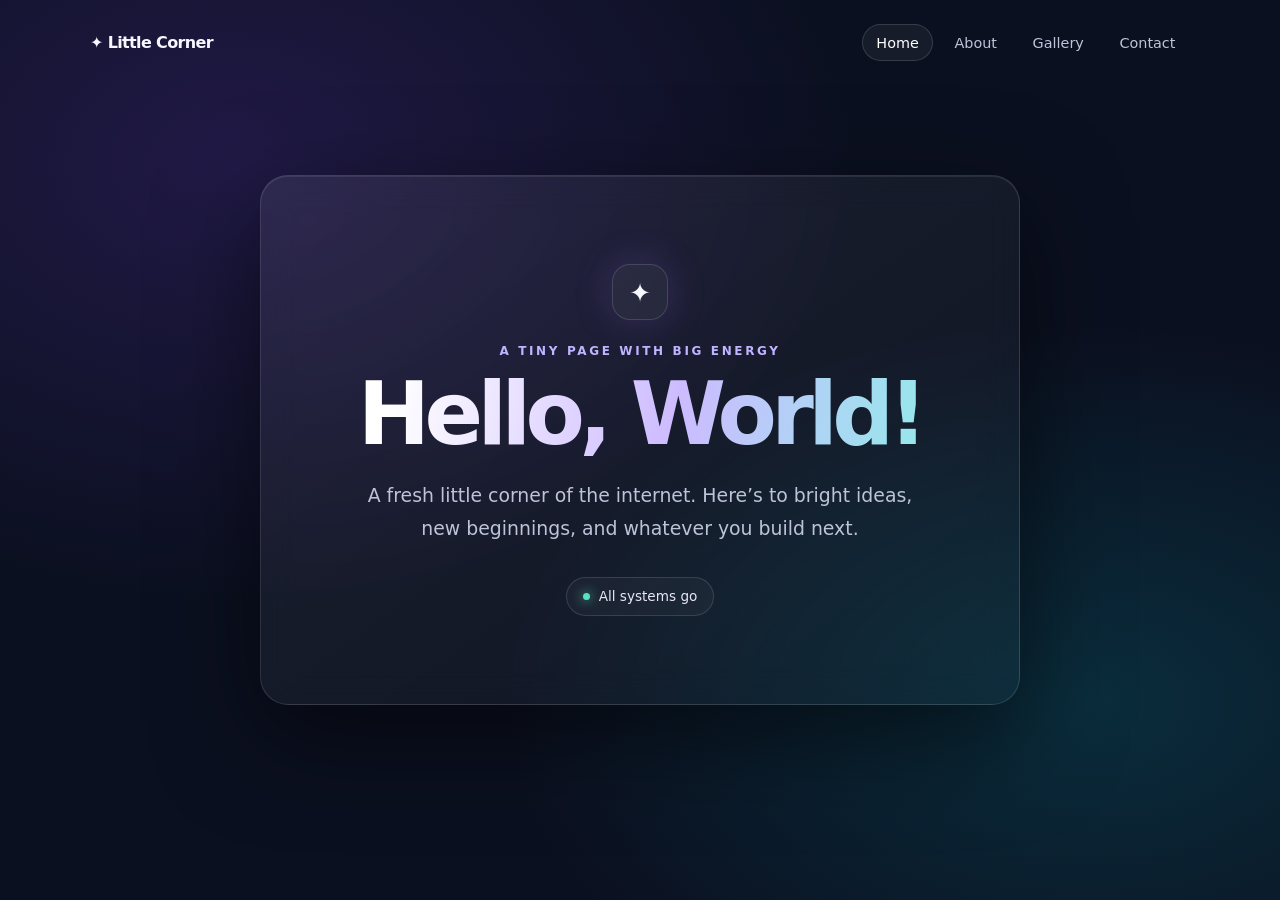
<file: index.html>
<!doctype html>
<html lang="en">
<head>
  <meta charset="utf-8">
  <meta name="viewport" content="width=device-width, initial-scale=1">
  <meta name="theme-color" content="#0b1020">
  <meta name="description" content="A little hello, made to brighten your day.">
  <title>Hello, World!</title>
  <link rel="stylesheet" href="site.css">
</head>
<body>
  <header class="site-header">
    <a class="brand" href="index.html">✦ Little Corner</a>
    <nav aria-label="Main navigation">
      <a href="index.html" aria-current="page">Home</a>
      <a href="about.html">About</a>
      <a href="gallery.html">Gallery</a>
      <a href="contact.html">Contact</a>
    </nav>
  </header>
  <main>
    <div class="sparkle" aria-hidden="true">✦</div>
    <p class="eyebrow">A tiny page with big energy</p>
    <h1>Hello, World!</h1>
    <p class="message">A fresh little corner of the internet. Here’s to bright ideas, new beginnings, and whatever you build next.</p>
    <div class="pill"><span class="dot" aria-hidden="true"></span> All systems go</div>
  </main>
</body>
</html>
</file>
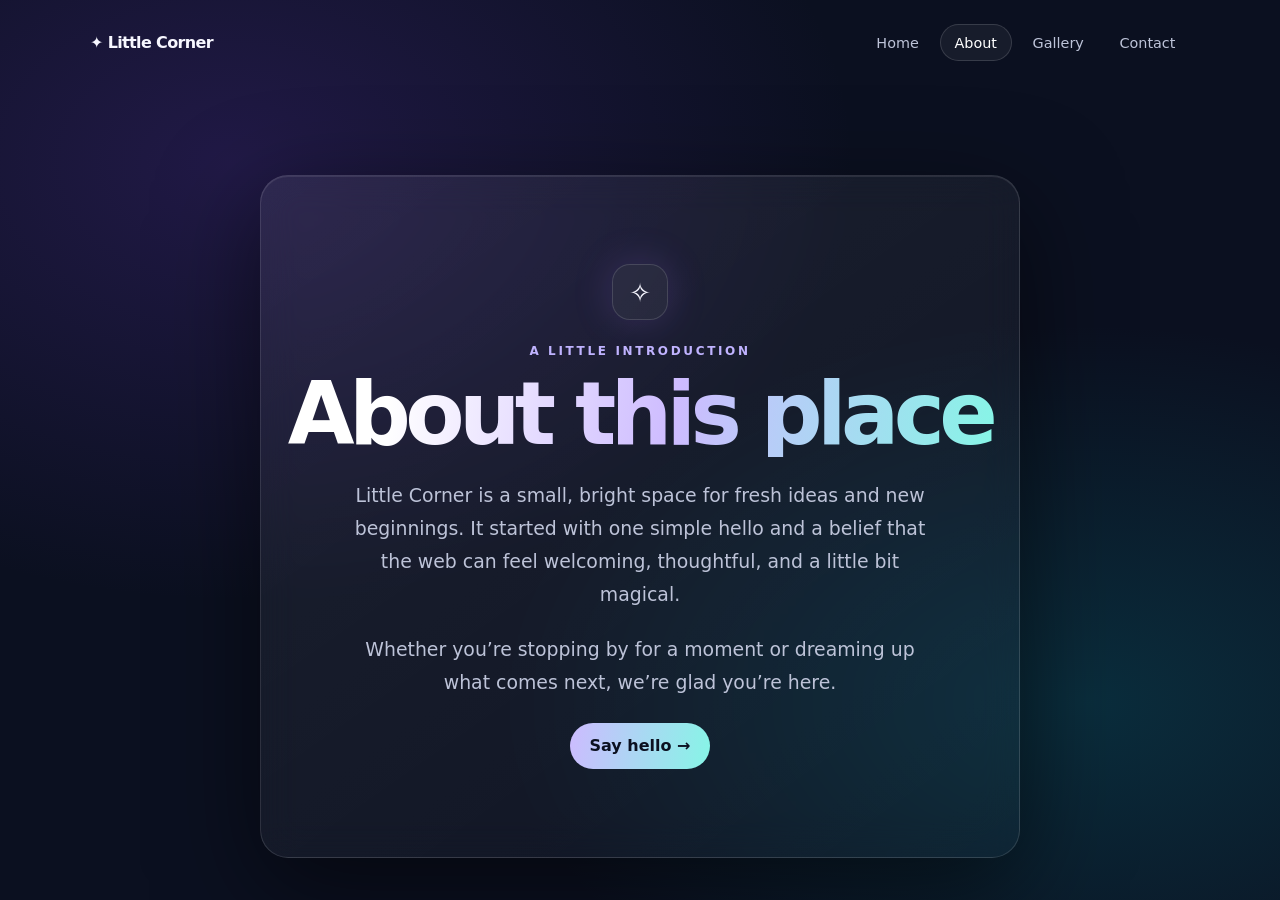
<file: about.html>
<!doctype html>
<html lang="en">
<head>
  <meta charset="utf-8">
  <meta name="viewport" content="width=device-width, initial-scale=1">
  <meta name="theme-color" content="#0b1020">
  <meta name="description" content="A little about this bright corner of the internet.">
  <title>About | Little Corner</title>
  <link rel="stylesheet" href="site.css">
</head>
<body>
  <header class="site-header">
    <a class="brand" href="index.html">✦ Little Corner</a>
    <nav aria-label="Main navigation">
      <a href="index.html">Home</a>
      <a href="about.html" aria-current="page">About</a>
      <a href="gallery.html">Gallery</a>
      <a href="contact.html">Contact</a>
    </nav>
  </header>
  <main>
    <div class="sparkle" aria-hidden="true">✧</div>
    <p class="eyebrow">A little introduction</p>
    <h1>About this place</h1>
    <p class="message">Little Corner is a small, bright space for fresh ideas and new beginnings. It started with one simple hello and a belief that the web can feel welcoming, thoughtful, and a little bit magical.</p>
    <p class="message">Whether you’re stopping by for a moment or dreaming up what comes next, we’re glad you’re here.</p>
    <a class="contact-link" href="contact.html">Say hello →</a>
  </main>
</body>
</html>
</file>
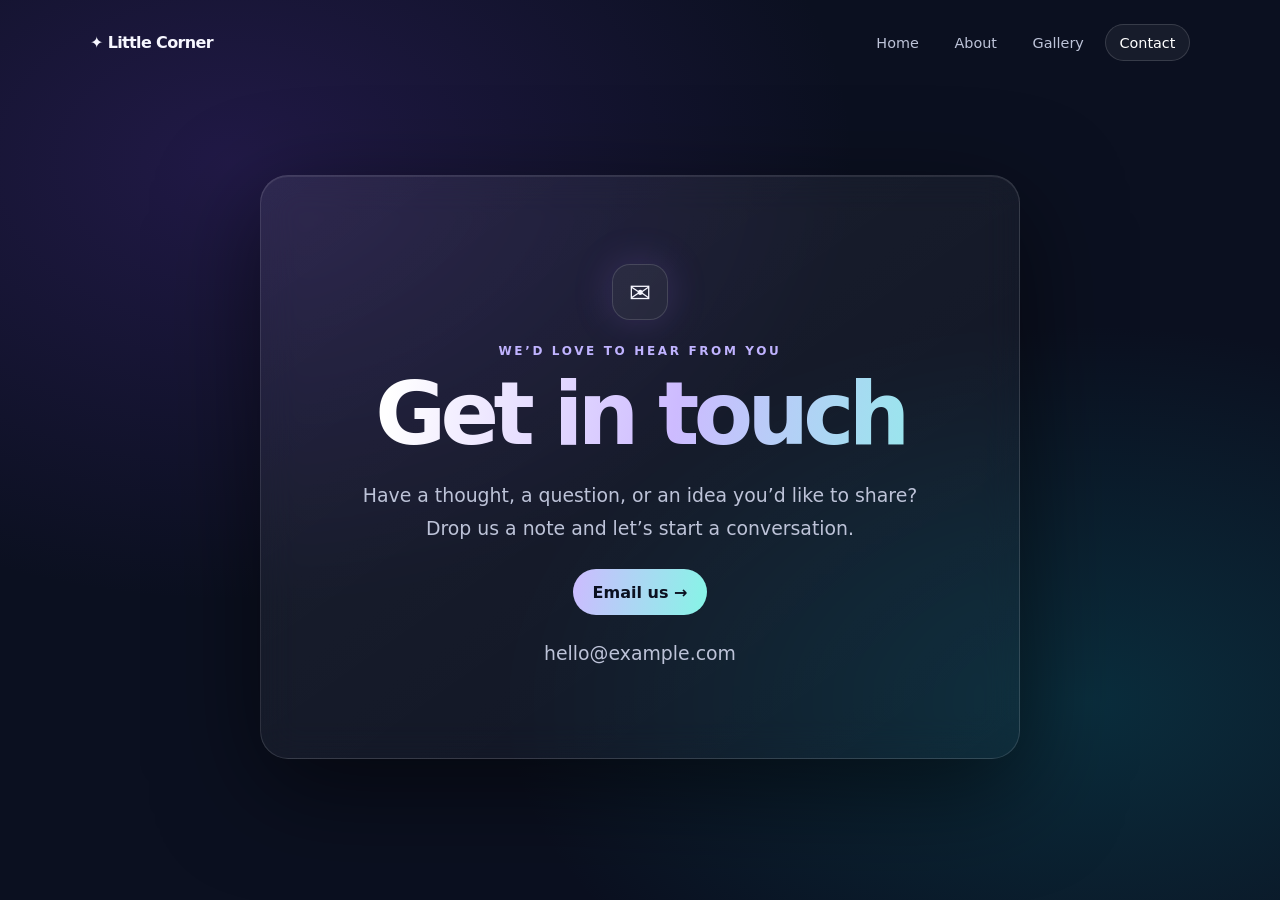
<file: contact.html>
<!doctype html>
<html lang="en">
<head>
  <meta charset="utf-8">
  <meta name="viewport" content="width=device-width, initial-scale=1">
  <meta name="theme-color" content="#0b1020">
  <meta name="description" content="Get in touch with Little Corner.">
  <title>Contact | Little Corner</title>
  <link rel="stylesheet" href="site.css">
</head>
<body>
  <header class="site-header">
    <a class="brand" href="index.html">✦ Little Corner</a>
    <nav aria-label="Main navigation">
      <a href="index.html">Home</a>
      <a href="about.html">About</a>
      <a href="gallery.html">Gallery</a>
      <a href="contact.html" aria-current="page">Contact</a>
    </nav>
  </header>
  <main>
    <div class="sparkle" aria-hidden="true">✉</div>
    <p class="eyebrow">We’d love to hear from you</p>
    <h1>Get in touch</h1>
    <p class="message">Have a thought, a question, or an idea you’d like to share? Drop us a note and let’s start a conversation.</p>
    <a class="contact-link" href="mailto:hello@example.com">Email us →</a>
    <p class="message">hello@example.com</p>
  </main>
</body>
</html>
</file>
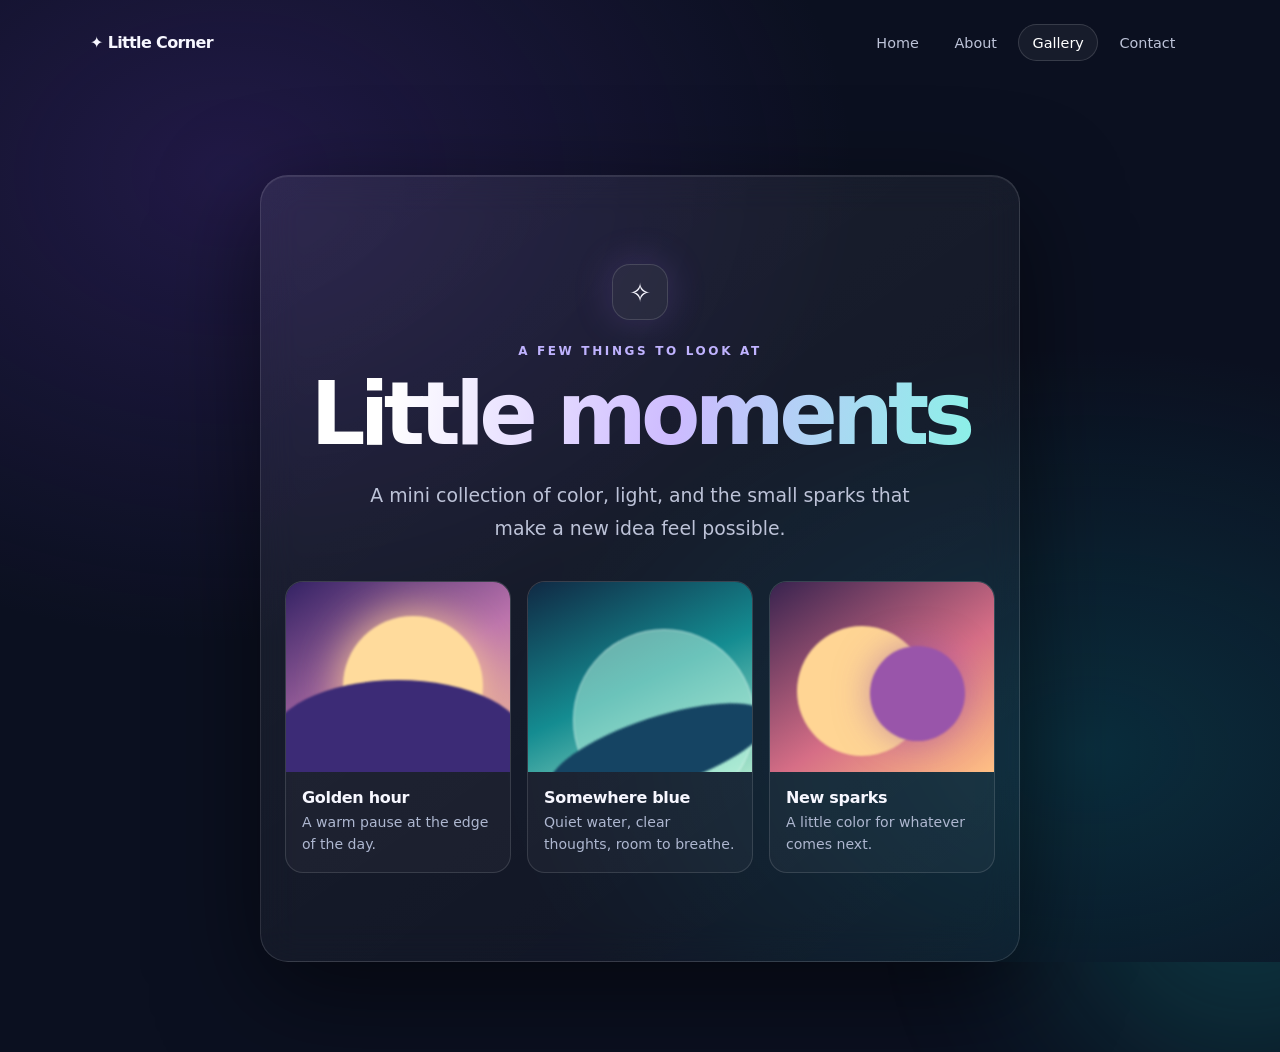
<file: gallery.html>
<!doctype html>
<html lang="en">
<head>
  <meta charset="utf-8">
  <meta name="viewport" content="width=device-width, initial-scale=1">
  <meta name="theme-color" content="#0b1020">
  <meta name="description" content="A small collection of colorful visual studies.">
  <title>Gallery | Little Corner</title>
  <link rel="stylesheet" href="site.css">
</head>
<body>
  <header class="site-header">
    <a class="brand" href="index.html">✦ Little Corner</a>
    <nav aria-label="Main navigation">
      <a href="index.html">Home</a>
      <a href="about.html">About</a>
      <a href="gallery.html" aria-current="page">Gallery</a>
      <a href="contact.html">Contact</a>
    </nav>
  </header>
  <main class="wide">
    <div class="sparkle" aria-hidden="true">✧</div>
    <p class="eyebrow">A few things to look at</p>
    <h1>Little moments</h1>
    <p class="message">A mini collection of color, light, and the small sparks that make a new idea feel possible.</p>
    <section class="gallery-grid" aria-label="Gallery collection">
      <article class="gallery-card">
        <div class="art art-one" role="img" aria-label="Abstract sunset in violet and peach"></div>
        <div class="gallery-caption"><h2>Golden hour</h2><p>A warm pause at the edge of the day.</p></div>
      </article>
      <article class="gallery-card">
        <div class="art art-two" role="img" aria-label="Abstract sea glass in teal and blue"></div>
        <div class="gallery-caption"><h2>Somewhere blue</h2><p>Quiet water, clear thoughts, room to breathe.</p></div>
      </article>
      <article class="gallery-card">
        <div class="art art-three" role="img" aria-label="Abstract glowing shapes in rose and amber"></div>
        <div class="gallery-caption"><h2>New sparks</h2><p>A little color for whatever comes next.</p></div>
      </article>
    </section>
  </main>
</body>
</html>
</file>
<file: site.css>
:root {
  color-scheme: dark;
  font-family: Inter, ui-sans-serif, system-ui, -apple-system, BlinkMacSystemFont, "Segoe UI", sans-serif;
  background: #0b1020;
  color: #f7f7ff;
  font-synthesis: none;
  text-rendering: optimizeLegibility;
}
* { box-sizing: border-box; }
body {
  min-height: 100svh;
  margin: 0;
  background: radial-gradient(ellipse at 18% 18%, #4d2c9355, transparent 42%), radial-gradient(ellipse at 85% 78%, #087e8b44, transparent 38%), #0b1020;
}
body::before, body::after {
  content: ""; position: fixed; z-index: -1; width: 24rem; aspect-ratio: 1; border-radius: 50%;
  filter: blur(100px); opacity: .2; pointer-events: none; animation: drift 12s ease-in-out infinite alternate;
}
body::before { background: #9b5cff; top: -10rem; left: -7rem; }
body::after { background: #19d3c5; right: -10rem; bottom: -11rem; animation-delay: -6s; }
.site-header { width: min(1100px, 90vw); margin: 0 auto; padding: 1.5rem 0; display: flex; justify-content: space-between; align-items: center; gap: 1rem; }
.brand { color: #f7f7ff; text-decoration: none; font-weight: 750; letter-spacing: -.04em; }
nav { display: flex; gap: .4rem; flex-wrap: wrap; }
nav a { color: #bdc3d8; text-decoration: none; padding: .6rem .85rem; border: 1px solid transparent; border-radius: 999px; font-size: .9rem; transition: .2s ease; }
nav a:hover, nav a[aria-current="page"] { color: #fff; border-color: #ffffff24; background: #ffffff0d; }
main {
  width: min(90vw, 760px); margin: clamp(3rem, 10vh, 7rem) auto; padding: clamp(2.5rem, 8vw, 5.5rem) 1.5rem;
  text-align: center; border: 1px solid #ffffff20; border-radius: 28px;
  background: linear-gradient(145deg, #ffffff12, #ffffff05); box-shadow: 0 30px 100px #0008, inset 0 1px #ffffff16;
  backdrop-filter: blur(18px); animation: arrive .9s cubic-bezier(.2,.8,.2,1) both;
}
main.wide { max-width: 860px; }
.sparkle { display: inline-grid; width: 3.5rem; aspect-ratio: 1; place-items: center; margin-bottom: 1.5rem; border: 1px solid #ffffff24; border-radius: 18px; background: #ffffff0d; font-size: 1.65rem; box-shadow: 0 0 40px #a56eff32; }
.eyebrow { margin: 0 0 .8rem; color: #c0b3ff; font-size: .75rem; font-weight: 700; letter-spacing: .22em; text-transform: uppercase; }
h1 { margin: 0; font-size: clamp(3rem, 10vw, 5.4rem); line-height: 1; letter-spacing: -.065em; background: linear-gradient(100deg, #fff 15%, #cdbbff 55%, #86f5e6); -webkit-background-clip: text; background-clip: text; color: transparent; }
.message { max-width: 36rem; margin: 1.35rem auto 0; color: #bdc3d8; font-size: clamp(1rem, 2.6vw, 1.18rem); line-height: 1.75; }
.pill { display: inline-flex; align-items: center; gap: .55rem; margin-top: 2rem; padding: .65rem 1rem; border: 1px solid #ffffff20; border-radius: 999px; color: #e7e8f4; background: #ffffff09; font-size: .85rem; }
.dot { width: .45rem; height: .45rem; border-radius: 50%; background: #57e3bd; box-shadow: 0 0 12px #57e3bd; }
.contact-link { display: inline-block; margin-top: 1.5rem; padding: .85rem 1.2rem; border-radius: 999px; color: #0b1020; background: linear-gradient(100deg, #cdbbff, #86f5e6); text-decoration: none; font-weight: 700; transition: transform .2s ease, box-shadow .2s ease; }
.contact-link:hover { transform: translateY(-2px); box-shadow: 0 8px 28px #86f5e655; }
@keyframes arrive { from { opacity: 0; transform: translateY(18px) scale(.98); } to { opacity: 1; transform: none; } }
@keyframes drift { to { transform: translate(35px, 24px) scale(1.12); } }
@media (max-width: 520px) { .site-header { align-items: flex-start; flex-direction: column; } main { margin-top: 2rem; } }
@media (prefers-reduced-motion: reduce) { *, *::before, *::after { animation-duration: .01ms !important; animation-iteration-count: 1 !important; scroll-behavior: auto !important; transition-duration: .01ms !important; } }
.gallery-grid { display: grid; grid-template-columns: repeat(3, minmax(0, 1fr)); gap: 1rem; margin-top: 2.25rem; text-align: left; }
.gallery-card { overflow: hidden; border: 1px solid #ffffff20; border-radius: 18px; background: #ffffff09; }
.art { position: relative; min-height: 190px; overflow: hidden; isolation: isolate; }
.art::before, .art::after { content: ""; position: absolute; border-radius: 50%; filter: blur(1px); }
.art-one { background: linear-gradient(145deg, #332264, #bc73ad 55%, #f3bc94); }
.art-one::before { width: 140px; height: 140px; right: 12%; top: 18%; background: #ffdb9c; box-shadow: 0 0 45px #ffcf91; }
.art-one::after { width: 260px; height: 130px; left: -8%; bottom: -20%; background: #3c2b76; }
.art-two { background: linear-gradient(155deg, #102944, #148c91 52%, #a7e4ca); }
.art-two::before { width: 180px; height: 180px; left: 20%; top: 25%; background: #b8f4df88; border: 1px solid #ffffff66; }
.art-two::after { width: 230px; height: 70px; right: -10%; bottom: -8%; background: #154463; transform: rotate(-18deg); }
.art-three { background: linear-gradient(145deg, #38234f, #d66e86 58%, #ffc084); }
.art-three::before { width: 130px; height: 130px; left: 12%; top: 23%; background: #ffd594; }
.art-three::after { width: 95px; height: 95px; right: 13%; top: 34%; background: #9955aa; box-shadow: 0 0 35px #9955aa88; }
.gallery-caption { padding: 1rem 1rem 1.1rem; }
.gallery-caption h2 { margin: 0; font-size: 1rem; letter-spacing: -.02em; }
.gallery-caption p { margin: .35rem 0 0; color: #aeb7d0; font-size: .88rem; line-height: 1.5; }
@media (max-width: 680px) { .gallery-grid { grid-template-columns: 1fr; } .art { min-height: 220px; } }
</file>
